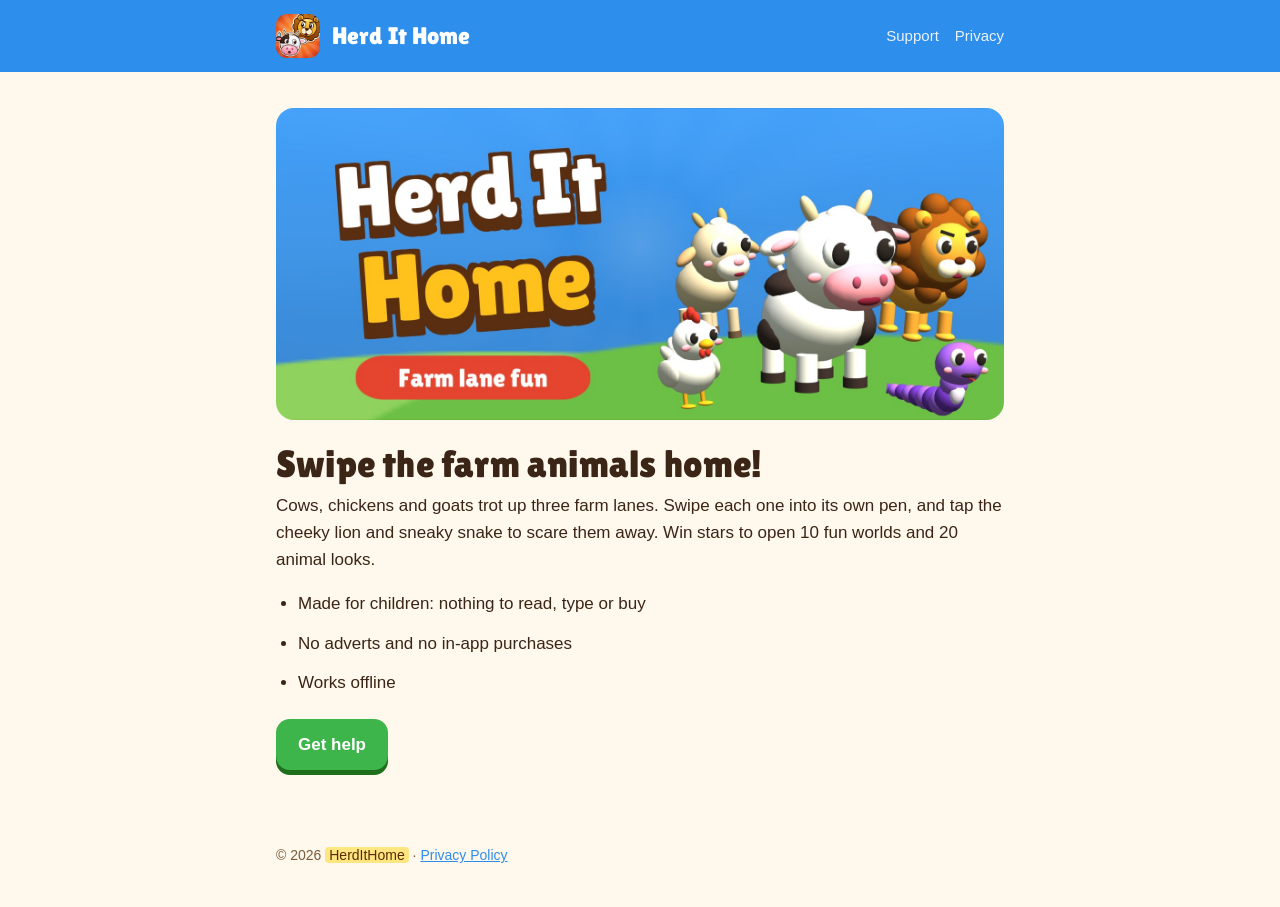
<file: index.html>
<!doctype html>
<html lang="en">
<head>
<meta charset="utf-8">
<meta name="viewport" content="width=device-width, initial-scale=1">
<title>Herd It Home</title>
<meta name="description" content="Herd It Home: swipe cute farm animals home and scare away the lion and snake. A farm lane game for children.">
<link rel="icon" href="icon.png">
<link rel="preconnect" href="https://fonts.googleapis.com">
<link href="https://fonts.googleapis.com/css2?family=Lilita+One&display=swap" rel="stylesheet">
<link rel="stylesheet" href="style.css">
</head>
<body>
<header class="top"><div class="inner">
  <img src="icon.png" alt="">
  <a class="name" href="index.html">Herd It Home</a>
  <nav><a href="support.html">Support</a><a href="privacy.html">Privacy</a></nav>
</div></header>

<main>
  <img class="hero" src="header.jpg" alt="Herd It Home: a cow, goat, chicken, lion and snake">
  <h1>Swipe the farm animals home!</h1>
  <p>Cows, chickens and goats trot up three farm lanes. Swipe each one into its own pen, and tap the cheeky lion and
  sneaky snake to scare them away. Win stars to open 10 fun worlds and 20 animal looks.</p>
  <ul>
    <li>Made for children: nothing to read, type or buy</li>
    <li>No adverts and no in-app purchases</li>
    <li>Works offline</li>
  </ul>
  <a class="button" href="support.html">Get help</a>
</main>

<footer>&copy; 2026 <span class="todo">HerdItHome</span> &middot; <a href="privacy.html">Privacy Policy</a></footer>
</body>
</html>
</file>
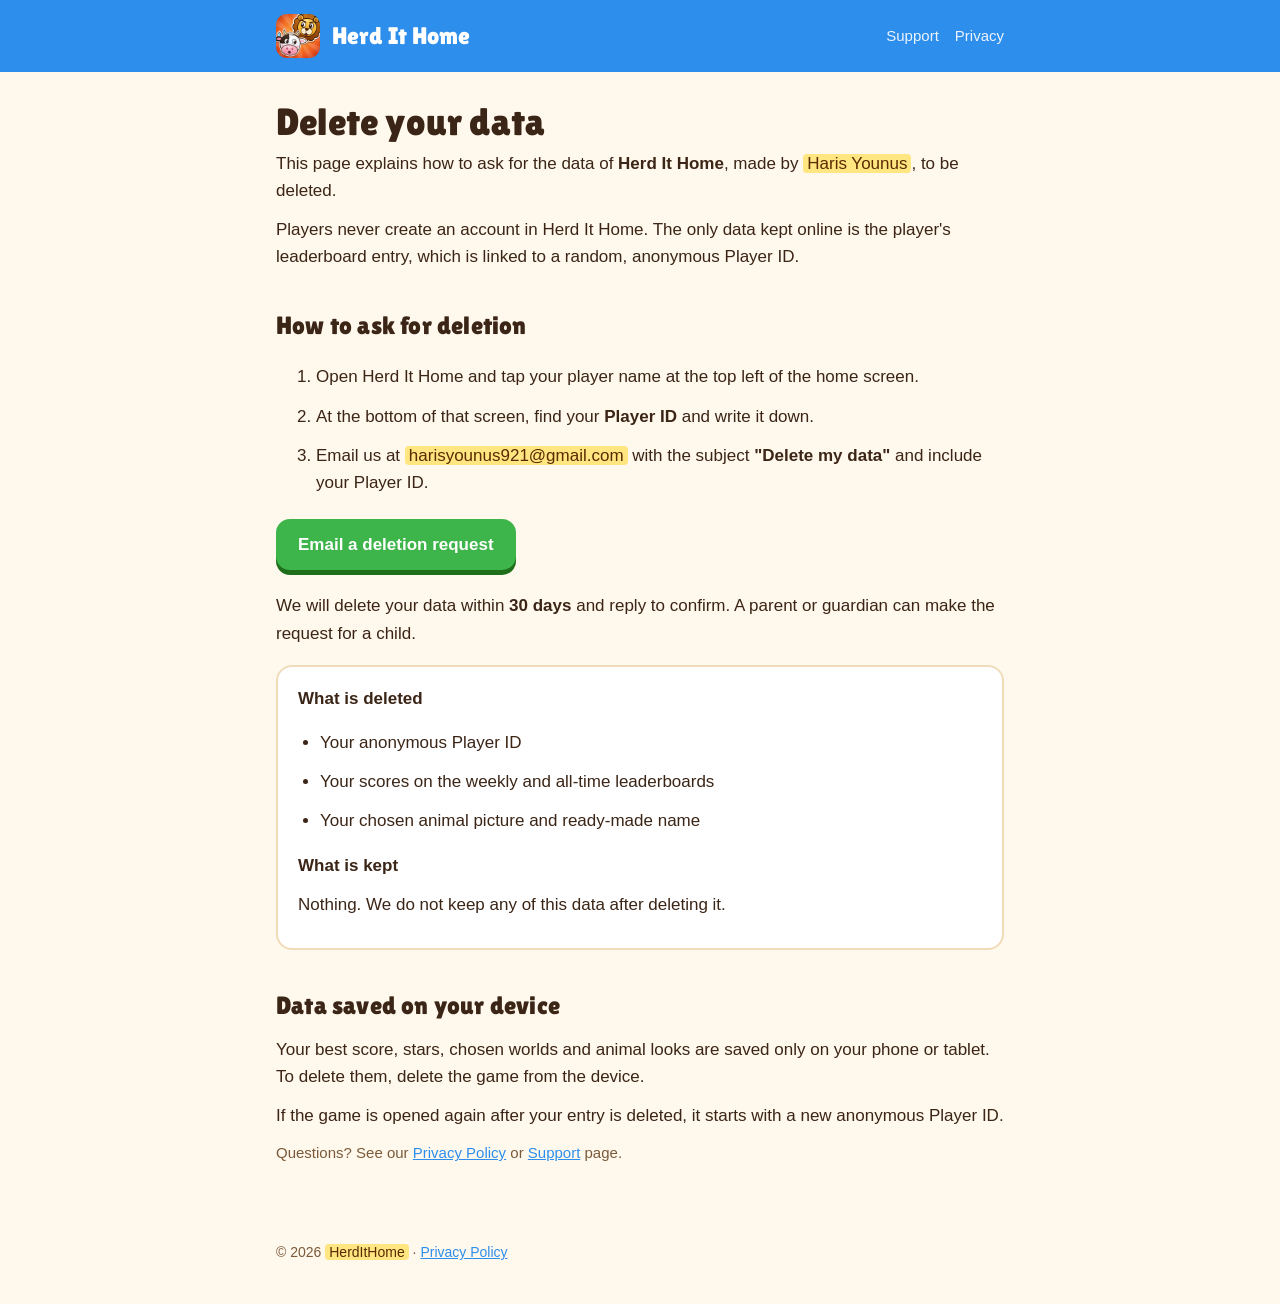
<file: delete-data.html>
<!doctype html>
<html lang="en">
<head>
<meta charset="utf-8">
<meta name="viewport" content="width=device-width, initial-scale=1">
<title>Herd It Home Data Deletion</title>
<meta name="description" content="How to ask for your Herd It Home leaderboard data to be deleted.">
<link rel="icon" href="icon.png">
<link rel="preconnect" href="https://fonts.googleapis.com">
<link href="https://fonts.googleapis.com/css2?family=Lilita+One&display=swap" rel="stylesheet">
<link rel="stylesheet" href="style.css">
</head>
<body>
<header class="top"><div class="inner">
  <img src="icon.png" alt="">
  <a class="name" href="index.html">Herd It Home</a>
  <nav><a href="support.html">Support</a><a href="privacy.html">Privacy</a></nav>
</div></header>

<main>
  <h1>Delete your data</h1>
  <p>This page explains how to ask for the data of <strong>Herd It Home</strong>, made by
  <span class="todo">Haris Younus</span>, to be deleted.</p>
  <p>Players never create an account in Herd It Home. The only data kept online is the player's
  leaderboard entry, which is linked to a random, anonymous Player ID.</p>

  <h2>How to ask for deletion</h2>
  <ol>
    <li>Open Herd It Home and tap your player name at the top left of the home screen.</li>
    <li>At the bottom of that screen, find your <strong>Player ID</strong> and write it down.</li>
    <li>Email us at <span class="todo">harisyounus921@gmail.com</span> with the subject
        <strong>"Delete my data"</strong> and include your Player ID.</li>
  </ol>
  <p><a class="button" href="mailto:harisyounus921@gmail.com?subject=Delete%20my%20data&amp;body=Please%20delete%20the%20Herd%20It%20Home%20data%20for%20this%20Player%20ID%3A%20">Email a deletion request</a></p>
  <p>We will delete your data within <strong>30 days</strong> and reply to confirm. A parent or guardian can make
  the request for a child.</p>

  <div class="card">
    <p><strong>What is deleted</strong></p>
    <ul>
      <li>Your anonymous Player ID</li>
      <li>Your scores on the weekly and all-time leaderboards</li>
      <li>Your chosen animal picture and ready-made name</li>
    </ul>
    <p><strong>What is kept</strong></p>
    <p>Nothing. We do not keep any of this data after deleting it.</p>
  </div>

  <h2>Data saved on your device</h2>
  <p>Your best score, stars, chosen worlds and animal looks are saved only on your phone or tablet.
  To delete them, delete the game from the device.</p>
  <p>If the game is opened again after your entry is deleted, it starts with a new anonymous Player ID.</p>

  <p class="muted">Questions? See our <a href="privacy.html">Privacy Policy</a> or <a href="support.html">Support</a> page.</p>
</main>

<footer>&copy; 2026 <span class="todo">HerdItHome</span> &middot; <a href="privacy.html">Privacy Policy</a></footer>
</body>
</html>
</file>
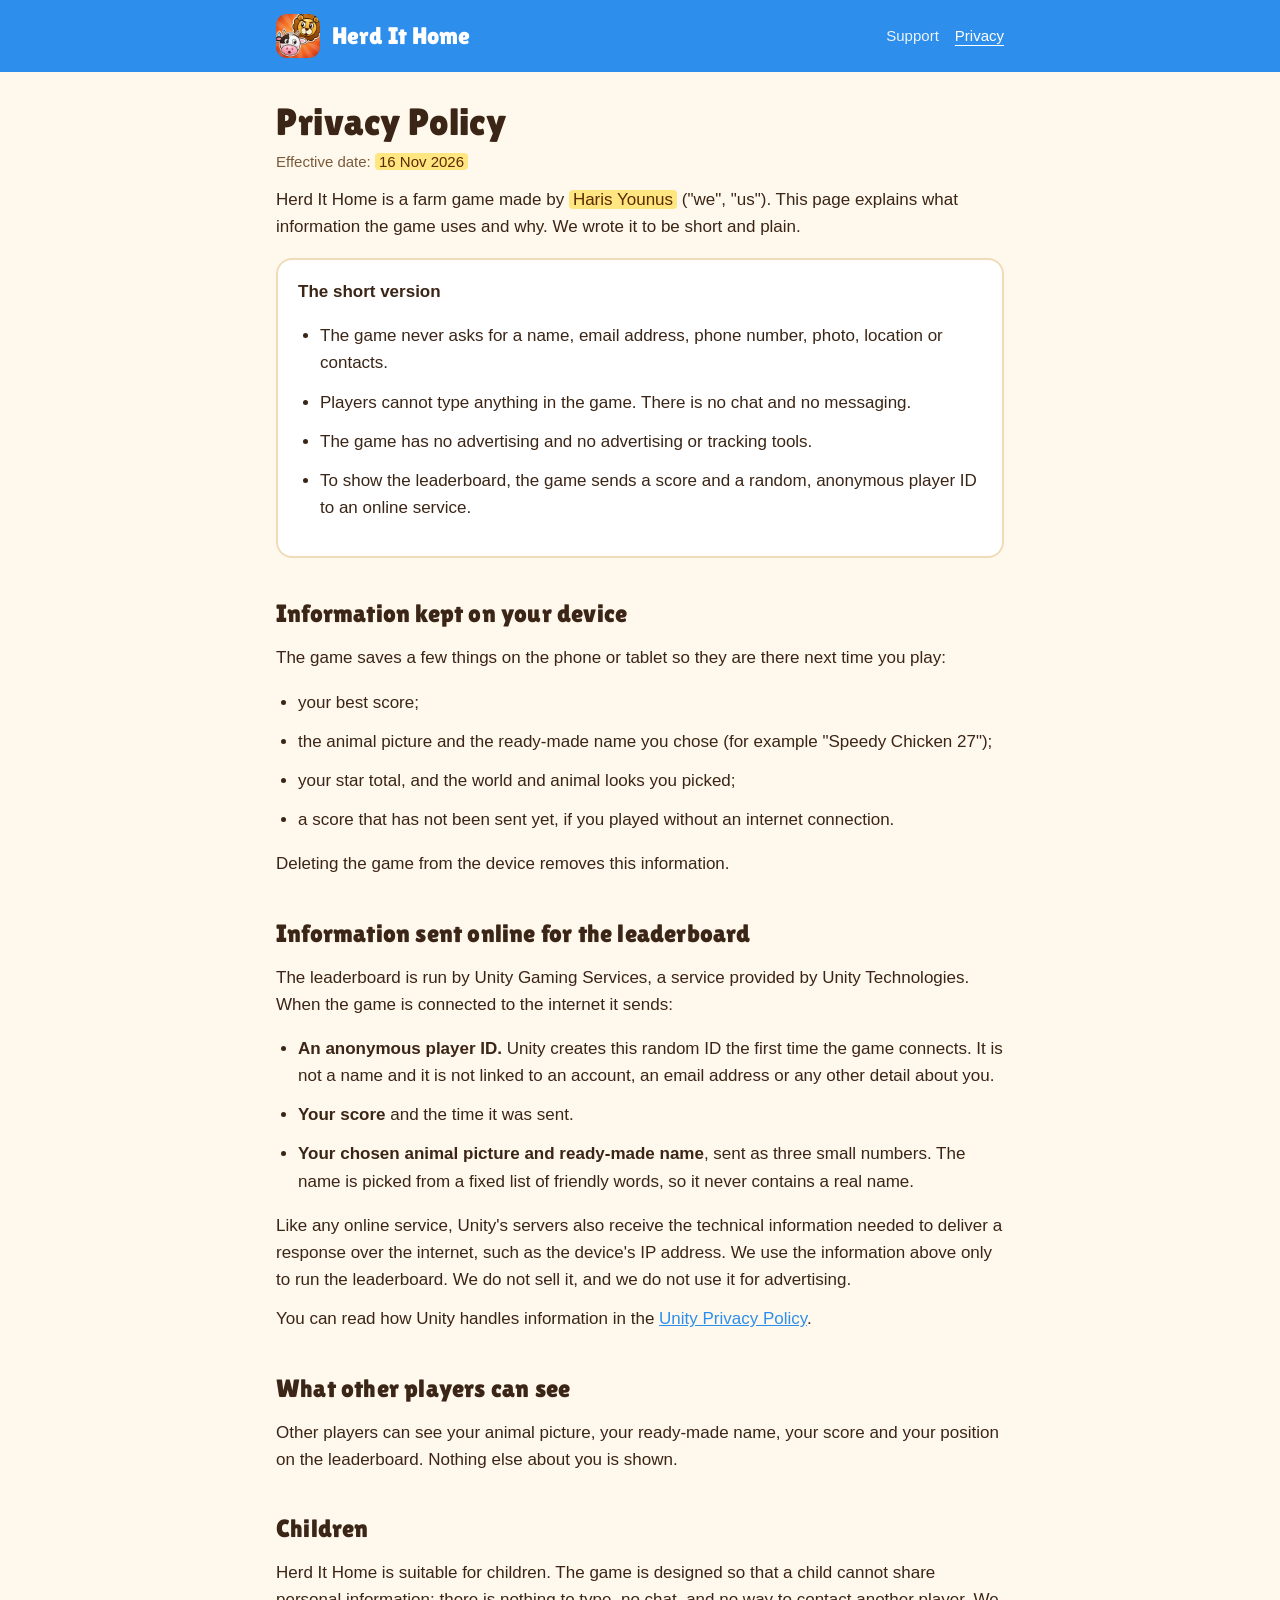
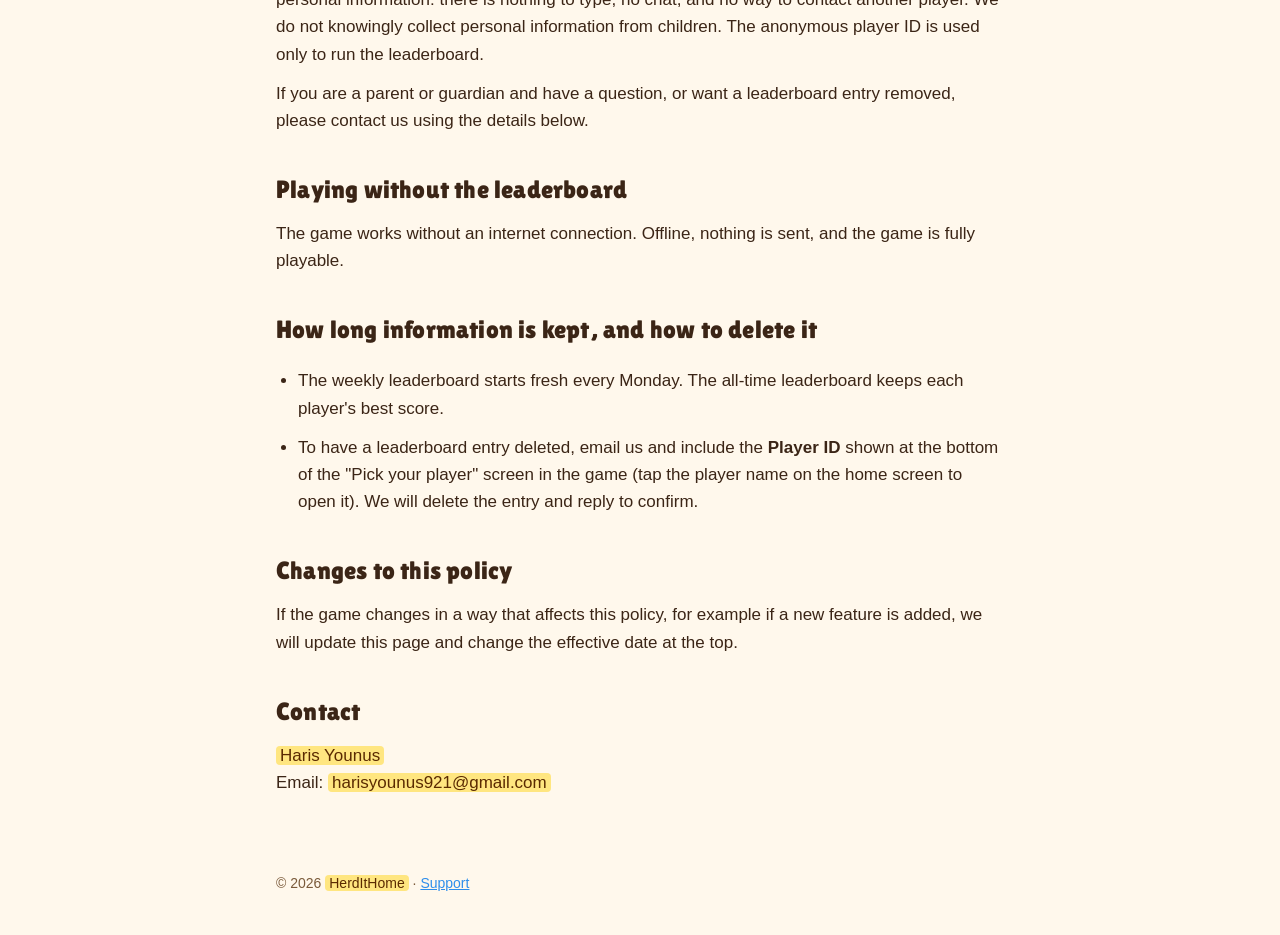
<file: privacy.html>
<!doctype html>
<html lang="en">
<head>
<meta charset="utf-8">
<meta name="viewport" content="width=device-width, initial-scale=1">
<title>Herd It Home Privacy Policy</title>
<meta name="description" content="How Herd It Home handles information. No personal details, no ads, no chat.">
<link rel="icon" href="icon.png">
<link rel="preconnect" href="https://fonts.googleapis.com">
<link href="https://fonts.googleapis.com/css2?family=Lilita+One&display=swap" rel="stylesheet">
<link rel="stylesheet" href="style.css">
</head>
<body>
<header class="top"><div class="inner">
  <img src="icon.png" alt="">
  <a class="name" href="index.html">Herd It Home</a>
  <nav><a href="support.html">Support</a><a href="privacy.html" aria-current="page">Privacy</a></nav>
</div></header>

<main>
  <h1>Privacy Policy</h1>
  <p class="muted">Effective date: <span class="todo">16 Nov 2026</span></p>

  <p>Herd It Home is a farm game made by <span class="todo">Haris Younus</span> ("we", "us").
  This page explains what information the game uses and why. We wrote it to be short and plain.</p>

  <div class="card">
    <p><strong>The short version</strong></p>
    <ul>
      <li>The game never asks for a name, email address, phone number, photo, location or contacts.</li>
      <li>Players cannot type anything in the game. There is no chat and no messaging.</li>
      <li>The game has no advertising and no advertising or tracking tools.</li>
      <li>To show the leaderboard, the game sends a score and a random, anonymous player ID to an online service.</li>
    </ul>
  </div>

  <h2>Information kept on your device</h2>
  <p>The game saves a few things on the phone or tablet so they are there next time you play:</p>
  <ul>
    <li>your best score;</li>
    <li>the animal picture and the ready-made name you chose (for example "Speedy Chicken 27");</li>
    <li>your star total, and the world and animal looks you picked;</li>
    <li>a score that has not been sent yet, if you played without an internet connection.</li>
  </ul>
  <p>Deleting the game from the device removes this information.</p>

  <h2>Information sent online for the leaderboard</h2>
  <p>The leaderboard is run by Unity Gaming Services, a service provided by Unity Technologies.
  When the game is connected to the internet it sends:</p>
  <ul>
    <li><strong>An anonymous player ID.</strong> Unity creates this random ID the first time the game connects.
        It is not a name and it is not linked to an account, an email address or any other detail about you.</li>
    <li><strong>Your score</strong> and the time it was sent.</li>
    <li><strong>Your chosen animal picture and ready-made name</strong>, sent as three small numbers.
        The name is picked from a fixed list of friendly words, so it never contains a real name.</li>
  </ul>
  <p>Like any online service, Unity's servers also receive the technical information needed to deliver a response
  over the internet, such as the device's IP address. We use the information above only to run the leaderboard.
  We do not sell it, and we do not use it for advertising.</p>
  <p>You can read how Unity handles information in the
  <a href="https://unity.com/legal/privacy-policy">Unity Privacy Policy</a>.</p>

  <h2>What other players can see</h2>
  <p>Other players can see your animal picture, your ready-made name, your score and your position on the leaderboard.
  Nothing else about you is shown.</p>

  <h2>Children</h2>
  <p>Herd It Home is suitable for children. The game is designed so that a child cannot share personal information:
  there is nothing to type, no chat, and no way to contact another player. We do not knowingly collect personal
  information from children. The anonymous player ID is used only to run the leaderboard.</p>
  <p>If you are a parent or guardian and have a question, or want a leaderboard entry removed, please contact us
  using the details below.</p>

  <h2>Playing without the leaderboard</h2>
  <p>The game works without an internet connection. Offline, nothing is sent, and the game is fully playable.</p>

  <h2>How long information is kept, and how to delete it</h2>
  <ul>
    <li>The weekly leaderboard starts fresh every Monday. The all-time leaderboard keeps each player's best score.</li>
    <li>To have a leaderboard entry deleted, email us and include the <strong>Player ID</strong> shown at the bottom of the
        "Pick your player" screen in the game (tap the player name on the home screen to open it).
        We will delete the entry and reply to confirm.</li>
  </ul>

  <h2>Changes to this policy</h2>
  <p>If the game changes in a way that affects this policy, for example if a new feature is added, we will update this
  page and change the effective date at the top.</p>

  <h2>Contact</h2>
  <p><span class="todo">Haris Younus</span><br>
  Email: <span class="todo">harisyounus921@gmail.com</span></p>
</main>

<footer>&copy; 2026 <span class="todo">HerdItHome</span> &middot; <a href="support.html">Support</a></footer>
</body>
</html>
</file>
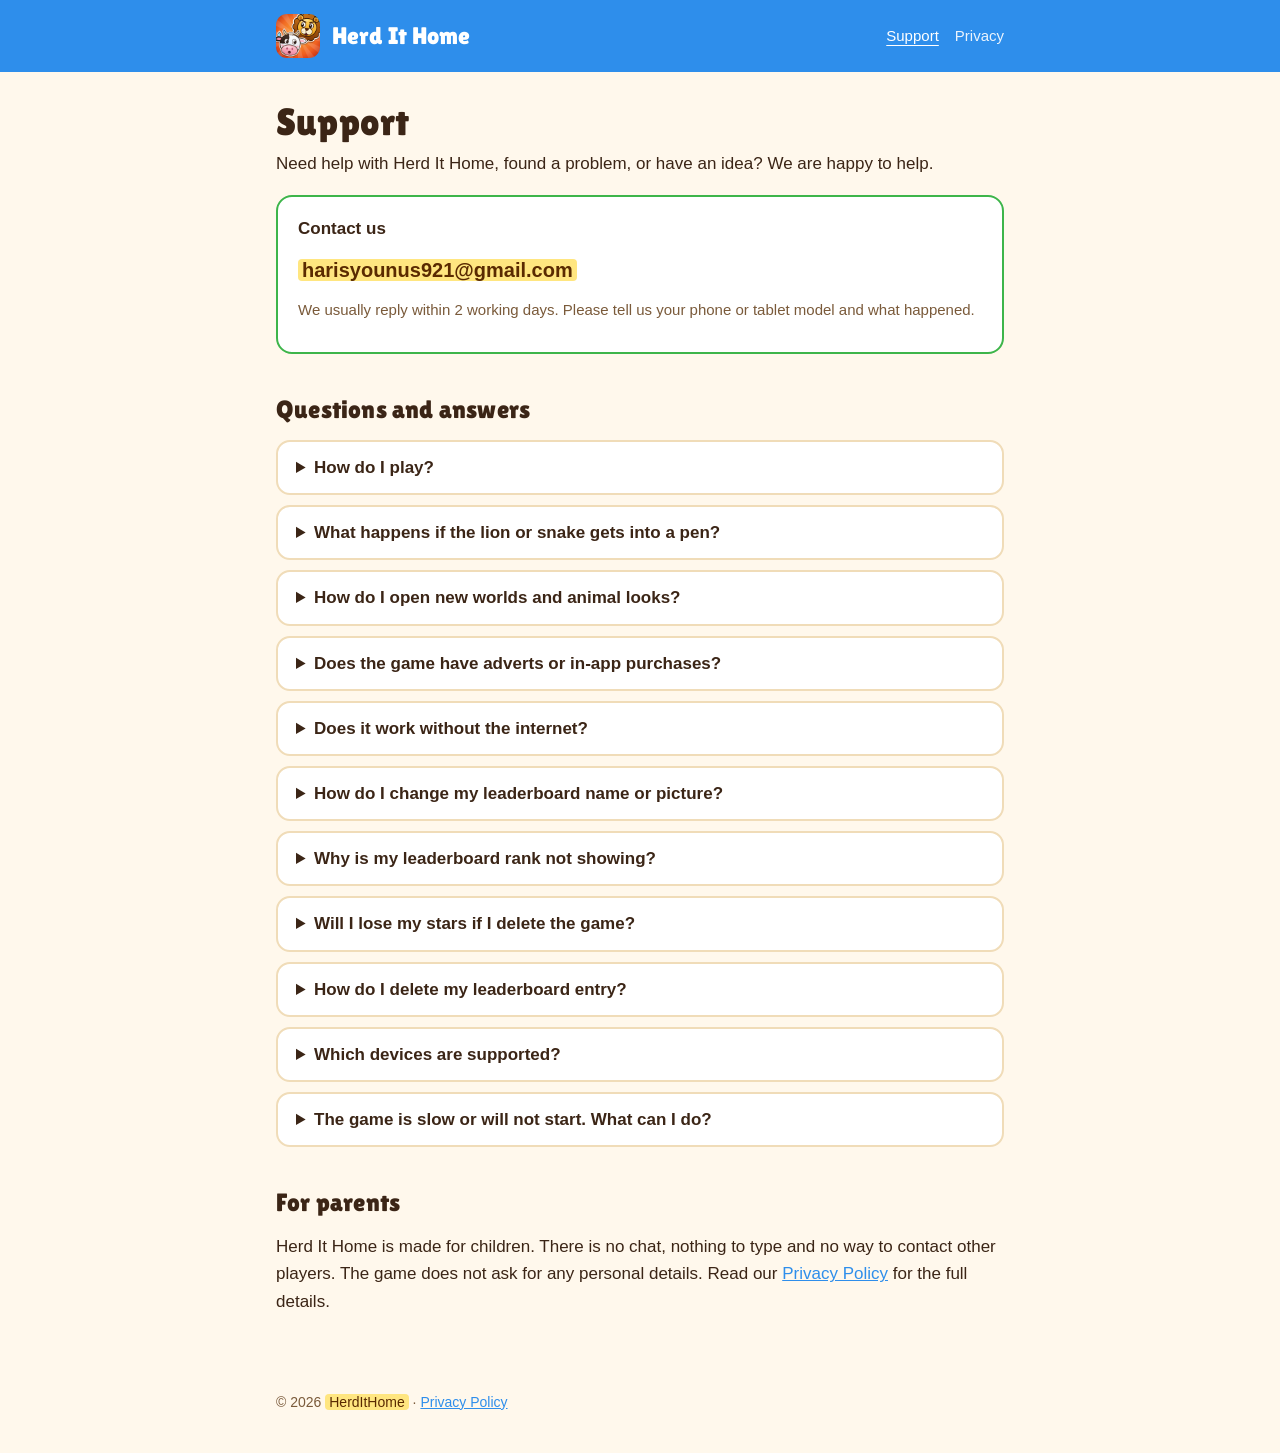
<file: support.html>
<!doctype html>
<html lang="en">
<head>
<meta charset="utf-8">
<meta name="viewport" content="width=device-width, initial-scale=1">
<title>Herd It Home Support</title>
<meta name="description" content="Help and contact for Herd It Home, the farm lane game for children.">
<link rel="icon" href="icon.png">
<link rel="preconnect" href="https://fonts.googleapis.com">
<link href="https://fonts.googleapis.com/css2?family=Lilita+One&display=swap" rel="stylesheet">
<link rel="stylesheet" href="style.css">
</head>
<body>
<header class="top"><div class="inner">
  <img src="icon.png" alt="">
  <a class="name" href="index.html">Herd It Home</a>
  <nav><a href="support.html" aria-current="page">Support</a><a href="privacy.html">Privacy</a></nav>
</div></header>

<main>
  <h1>Support</h1>
  <p>Need help with Herd It Home, found a problem, or have an idea? We are happy to help.</p>

  <div class="card contact">
    <p><strong>Contact us</strong></p>
    <p class="mail"><span class="todo">harisyounus921@gmail.com</span></p>
    <p class="muted">We usually reply within 2 working days. Please tell us your phone or tablet model and what happened.</p>
  </div>

  <h2>Questions and answers</h2>

  <details>
    <summary>How do I play?</summary>
    <p>Cows, chickens and goats walk up three lanes. Swipe an animal left or right so it reaches its own pen.
    Tap an animal that is already in the right lane to make it dash home. Tap the lion and the snake to scare them away.
    Each round lasts 90 seconds.</p>
  </details>

  <details>
    <summary>What happens if the lion or snake gets into a pen?</summary>
    <p>The animals in that pen get a fright and run away (nobody is hurt). The pen's counter goes back to zero, the points
    for those animals are taken off, and the animals come back up the lanes so you can herd them home again.</p>
  </details>

  <details>
    <summary>How do I open new worlds and animal looks?</summary>
    <p>Every round gives you up to 3 stars. Your stars add up, and are never spent. New worlds open on the
    <strong>Scene</strong> button and new animal looks open in the <strong>Animals</strong> screen as your star total grows.
    There is nothing to buy.</p>
  </details>

  <details>
    <summary>Does the game have adverts or in-app purchases?</summary>
    <p>No. Herd It Home has no adverts and no in-app purchases.</p>
  </details>

  <details>
    <summary>Does it work without the internet?</summary>
    <p>Yes. The whole game works offline. Only the leaderboard needs a connection; a score made offline is sent
    the next time the game is online.</p>
  </details>

  <details>
    <summary>How do I change my leaderboard name or picture?</summary>
    <p>On the home screen, tap your name at the top left. Pick an animal picture and shuffle for a new ready-made name.
    Players can never type a name, so no real names appear on the leaderboard.</p>
  </details>

  <details>
    <summary>Why is my leaderboard rank not showing?</summary>
    <p>The leaderboard needs an internet connection. Check that the device is online, then go back to the home screen.
    The weekly leaderboard starts fresh every Monday.</p>
  </details>

  <details>
    <summary>Will I lose my stars if I delete the game?</summary>
    <p>Stars, chosen worlds and looks are saved on the device. Deleting the game removes them, so a new install starts fresh.</p>
  </details>

  <details>
    <summary>How do I delete my leaderboard entry?</summary>
    <p>Tap your name on the home screen. At the bottom of that screen you will see your <strong>Player ID</strong>.
    Email it to us and we will delete your entry and reply to confirm.</p>
  </details>

  <details>
    <summary>Which devices are supported?</summary>
    <p>iPhone and iPad with iOS 15 or later, and Android phones and tablets with Android 8.0 or later.</p>
  </details>

  <details>
    <summary>The game is slow or will not start. What can I do?</summary>
    <ul>
      <li>Close the game fully and open it again.</li>
      <li>Restart the device.</li>
      <li>Make sure the game is updated to the latest version from the App Store or Google Play.</li>
      <li>Still stuck? Email us with your device model and we will look into it.</li>
    </ul>
  </details>

  <h2>For parents</h2>
  <p>Herd It Home is made for children. There is no chat, nothing to type and no way to contact other players.
  The game does not ask for any personal details. Read our <a href="privacy.html">Privacy Policy</a> for the full details.</p>
</main>

<footer>&copy; 2026 <span class="todo">HerdItHome</span> &middot; <a href="privacy.html">Privacy Policy</a></footer>
</body>
</html>
</file>
<file: style.css>
:root {
  --bg: #fff8ec; --card: #ffffff; --ink: #3b2516; --muted: #7a5a3a; --line: #f0dcb8;
  --blue: #2e8eeb; --green: #3db54a; --gold: #ffc21c; --red: #e5452f;
}
@media (prefers-color-scheme: dark) {
  :root { --bg: #17140f; --card: #221d16; --ink: #f3ece0; --muted: #c4b29a; --line: #3d3428; }
}
* { box-sizing: border-box; }
body {
  margin: 0; background: var(--bg); color: var(--ink);
  font: 17px/1.6 -apple-system, "Segoe UI", Roboto, Helvetica, Arial, sans-serif;
}
a { color: var(--blue); }
.top { background: var(--blue); color: #fff; }
.top .inner { max-width: 760px; margin: 0 auto; padding: 14px 16px; display: flex; align-items: center; gap: 12px; }
.top img { width: 44px; height: 44px; border-radius: 11px; }
.top .name { font-family: "Lilita One", sans-serif; font-size: 24px; color: #fff; text-decoration: none; }
.top nav { margin-left: auto; display: flex; gap: 16px; font-size: 15px; }
.top nav a { color: #fff; text-decoration: none; opacity: .9; }
.top nav a[aria-current] { opacity: 1; text-decoration: underline; text-underline-offset: 4px; }
main { max-width: 760px; margin: 0 auto; padding: 28px 16px 64px; }
h1, h2 { font-family: "Lilita One", sans-serif; font-weight: 400; letter-spacing: .2px; }
h1 { font-size: 38px; margin: 0 0 6px; line-height: 1.15; }
h2 { font-size: 25px; margin: 36px 0 10px; }
p, li { margin: 0 0 12px; }
ul { padding-left: 22px; }
.muted { color: var(--muted); font-size: 15px; }
.hero { width: 100%; border-radius: 18px; display: block; margin: 8px 0 22px; }
.card { background: var(--card); border: 2px solid var(--line); border-radius: 16px; padding: 18px 20px; margin: 18px 0; }
.contact { border-color: var(--green); }
.contact .mail { font-size: 20px; font-weight: 700; word-break: break-all; }
.button {
  display: inline-block; background: var(--green); color: #fff; text-decoration: none; font-weight: 700;
  padding: 12px 22px; border-radius: 14px; box-shadow: 0 5px 0 #1e6e1a; margin: 6px 0 10px;
}
details { background: var(--card); border: 2px solid var(--line); border-radius: 14px; padding: 12px 18px; margin: 10px 0; }
summary { cursor: pointer; font-weight: 700; }
details[open] summary { margin-bottom: 8px; }
.todo { background: #ffe680; color: #5a2a00; padding: 0 4px; border-radius: 4px; }
footer { max-width: 760px; margin: 0 auto; padding: 0 16px 40px; color: var(--muted); font-size: 14px; }
</file>
